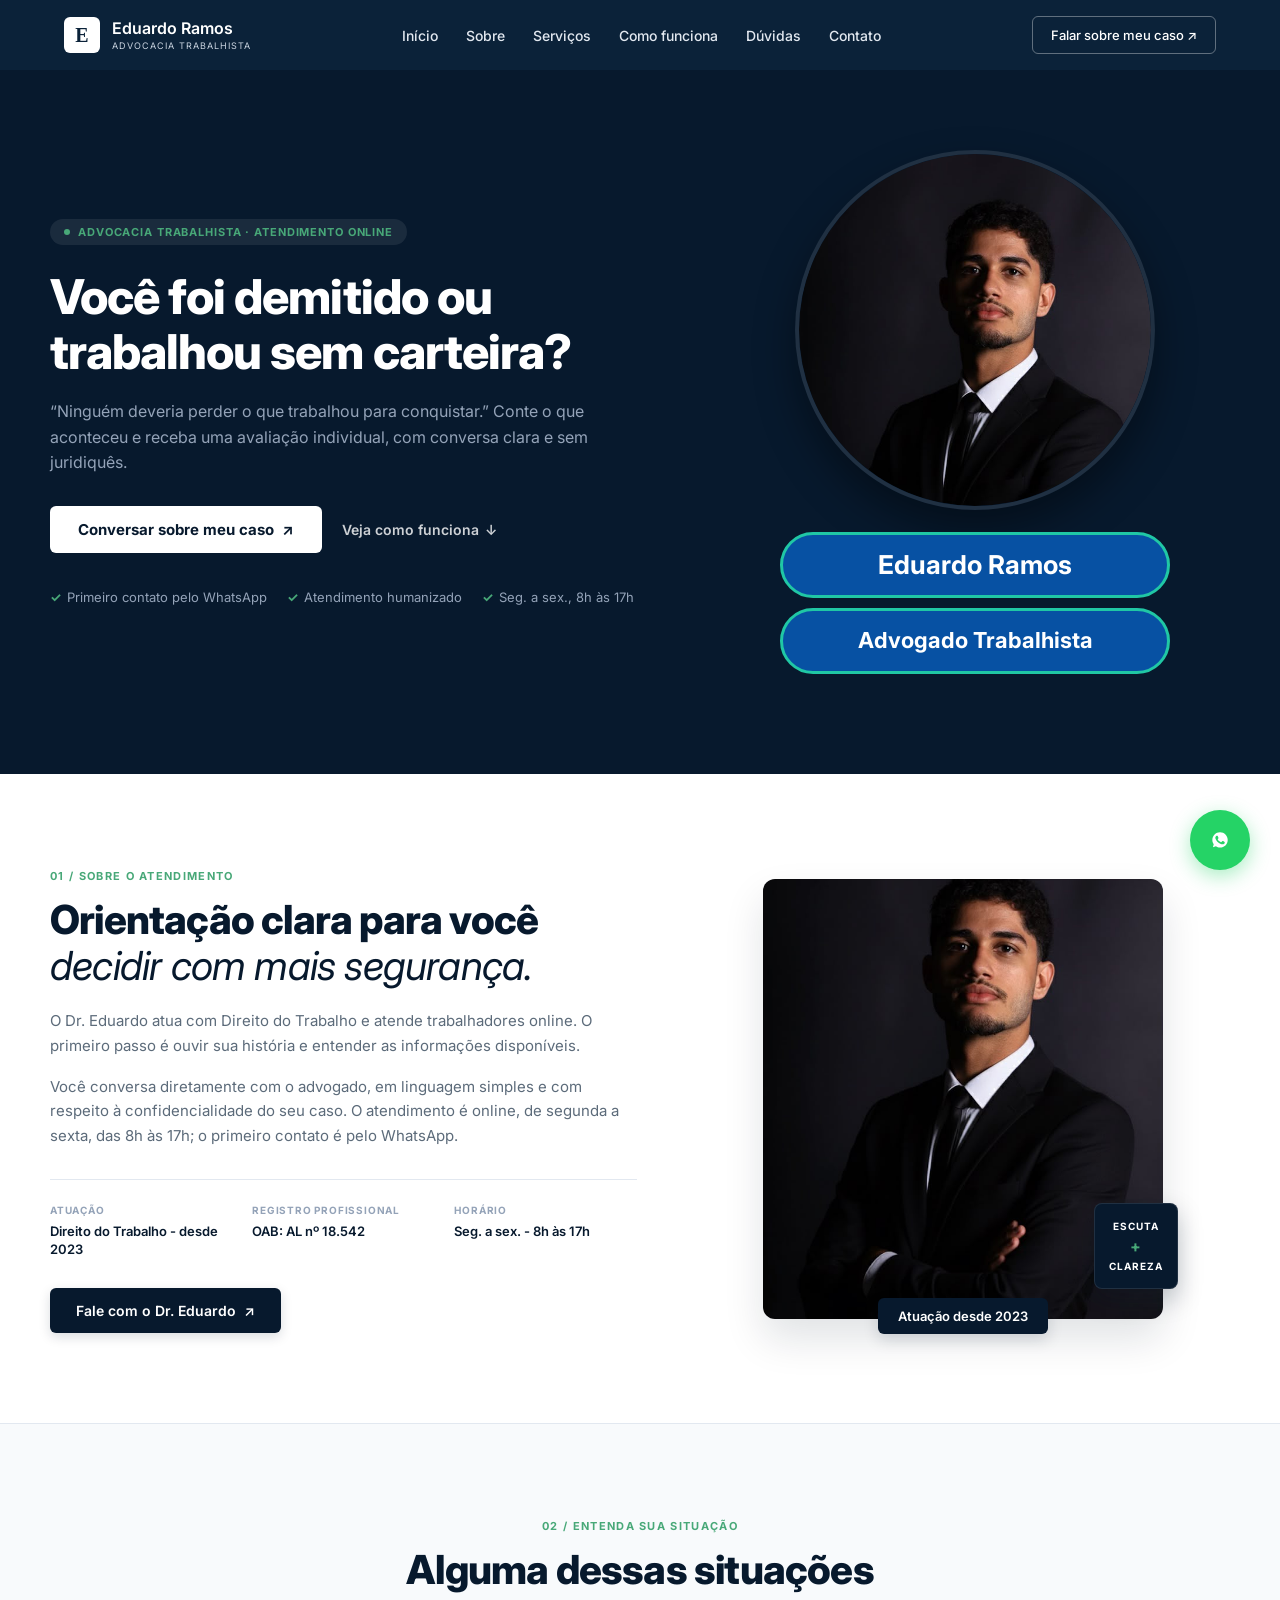
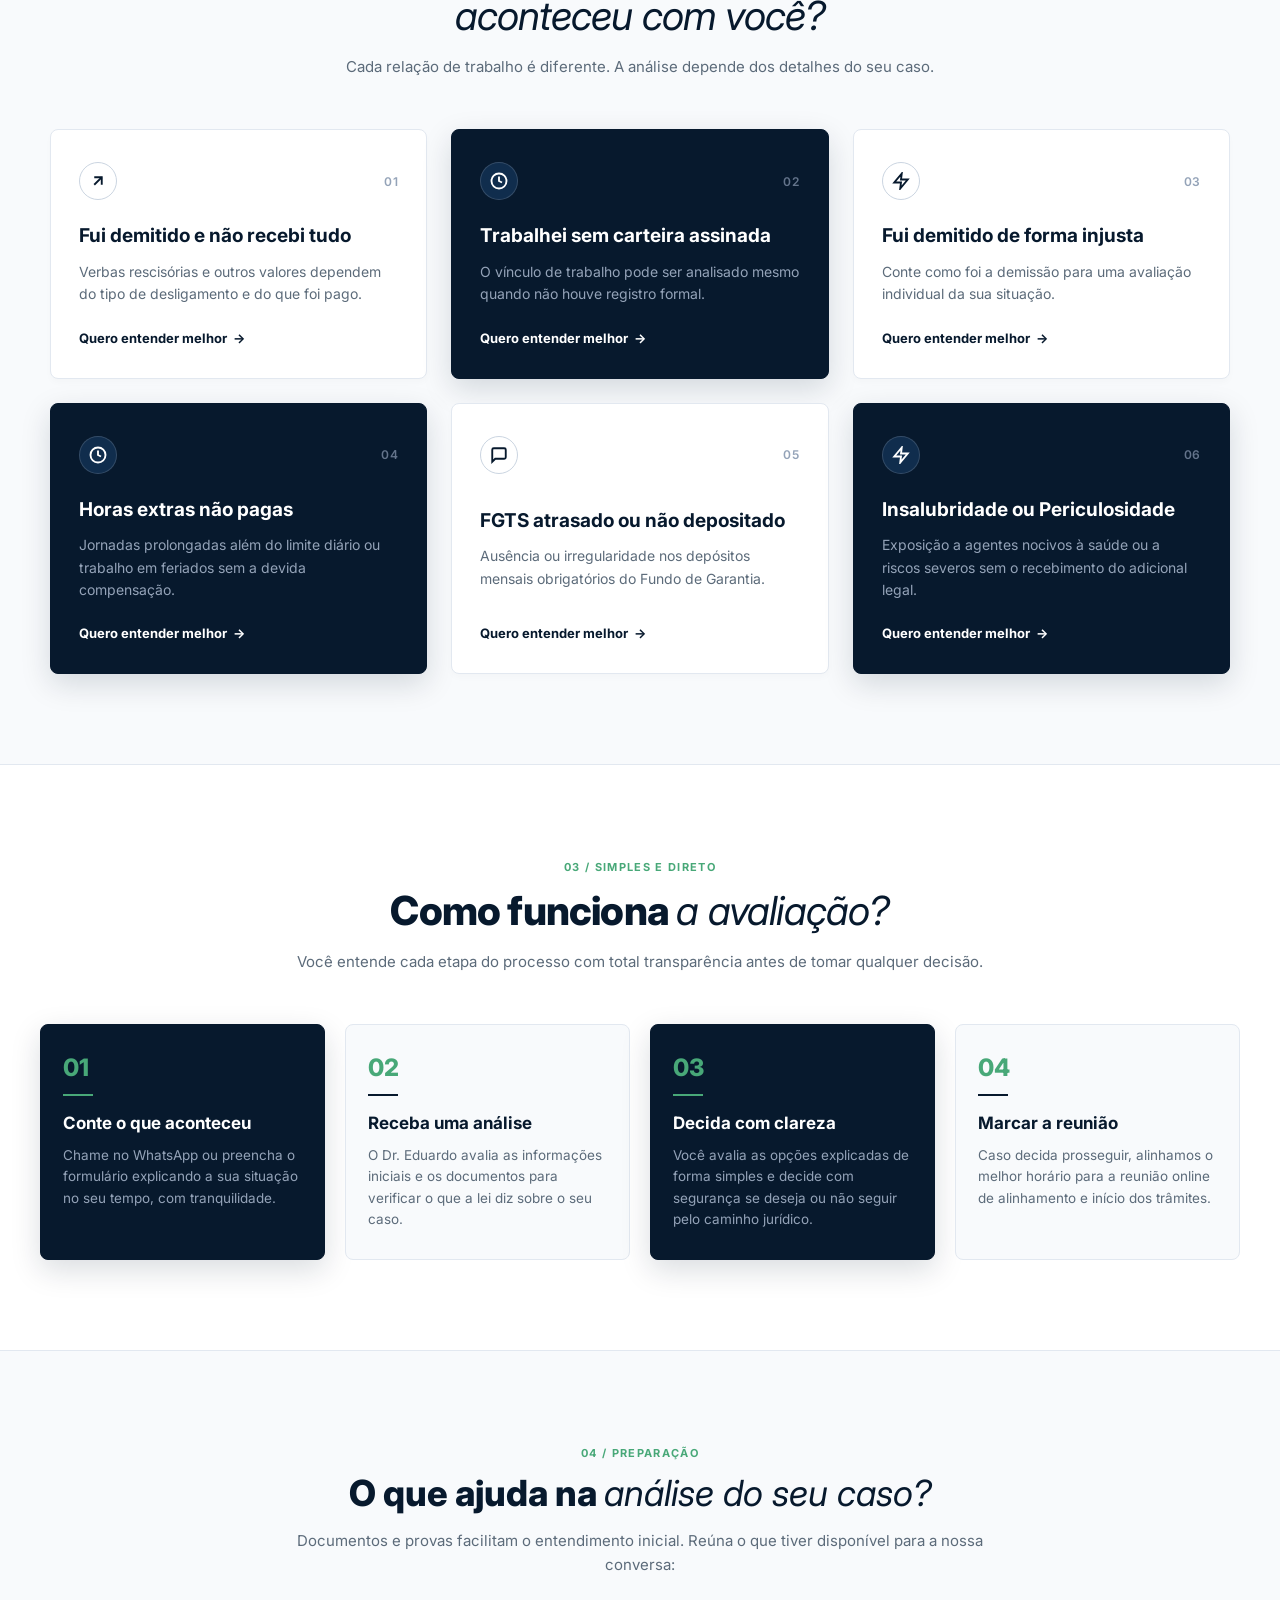
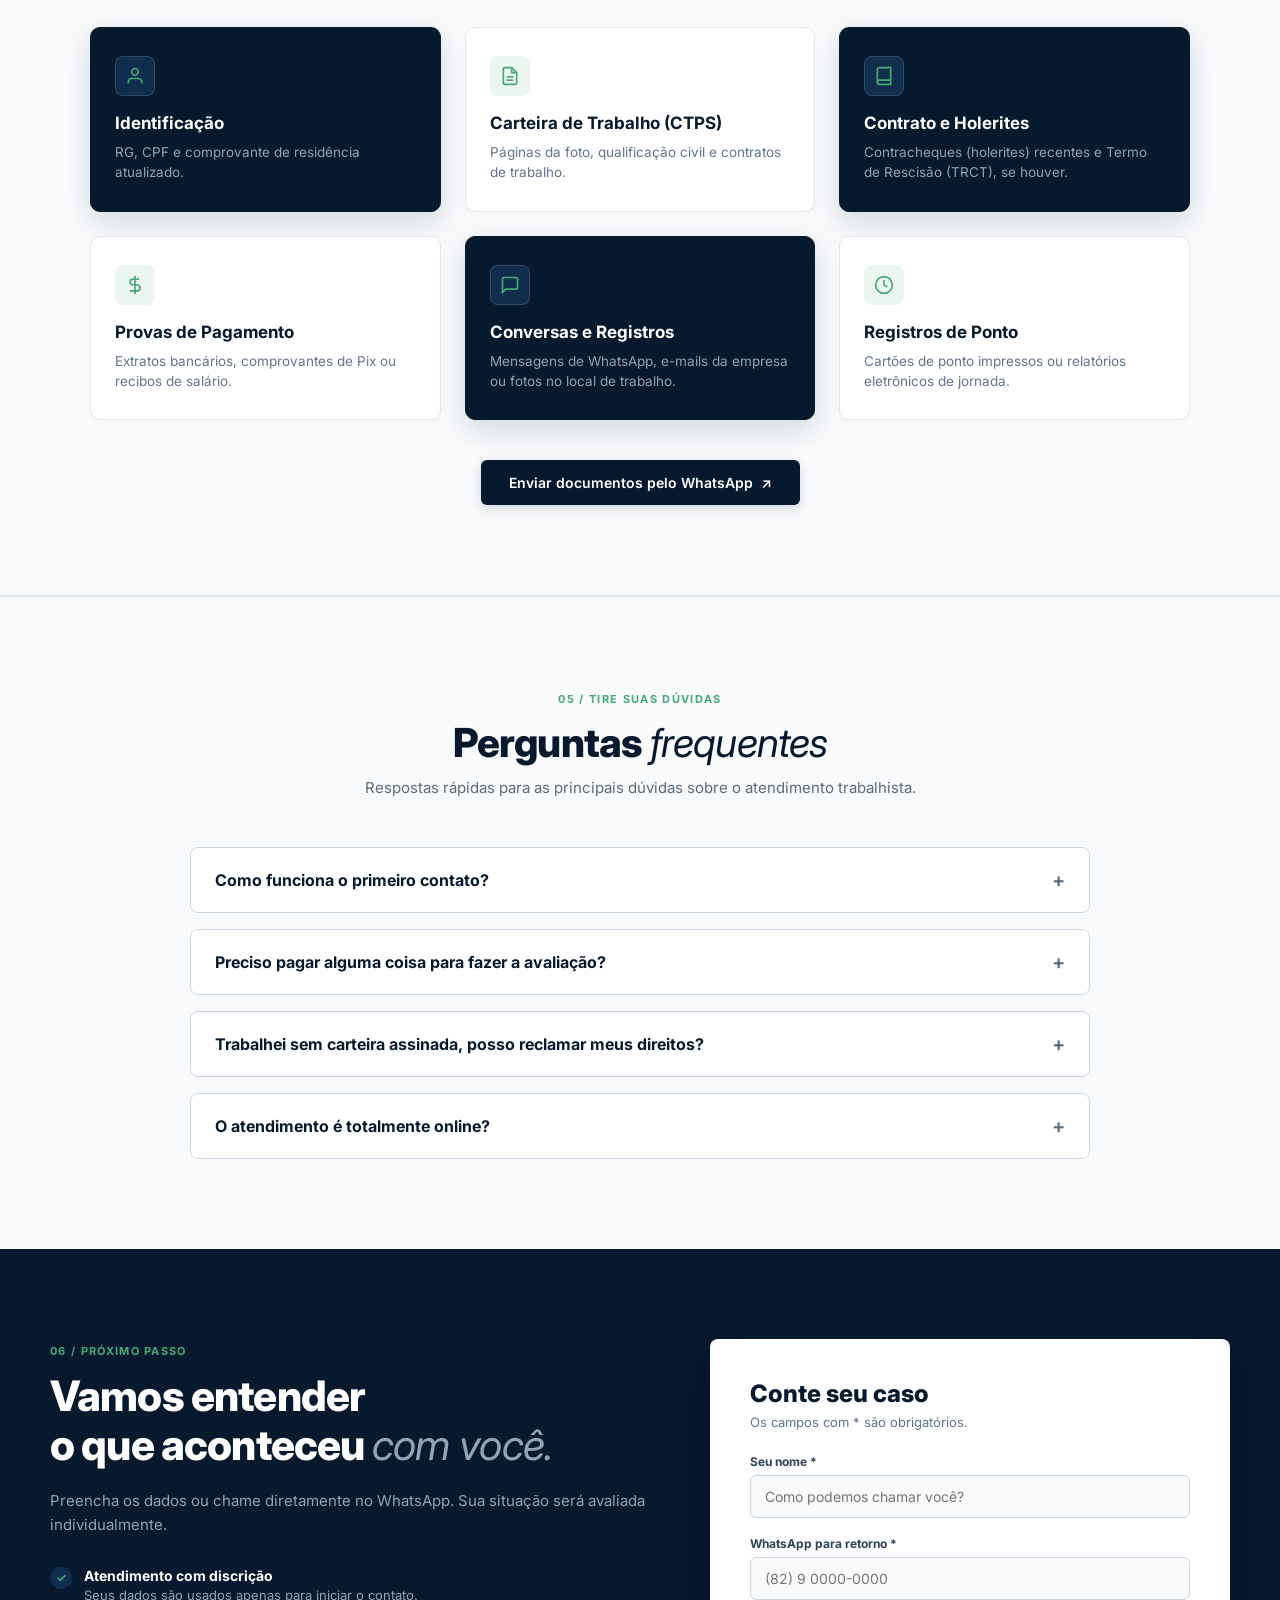
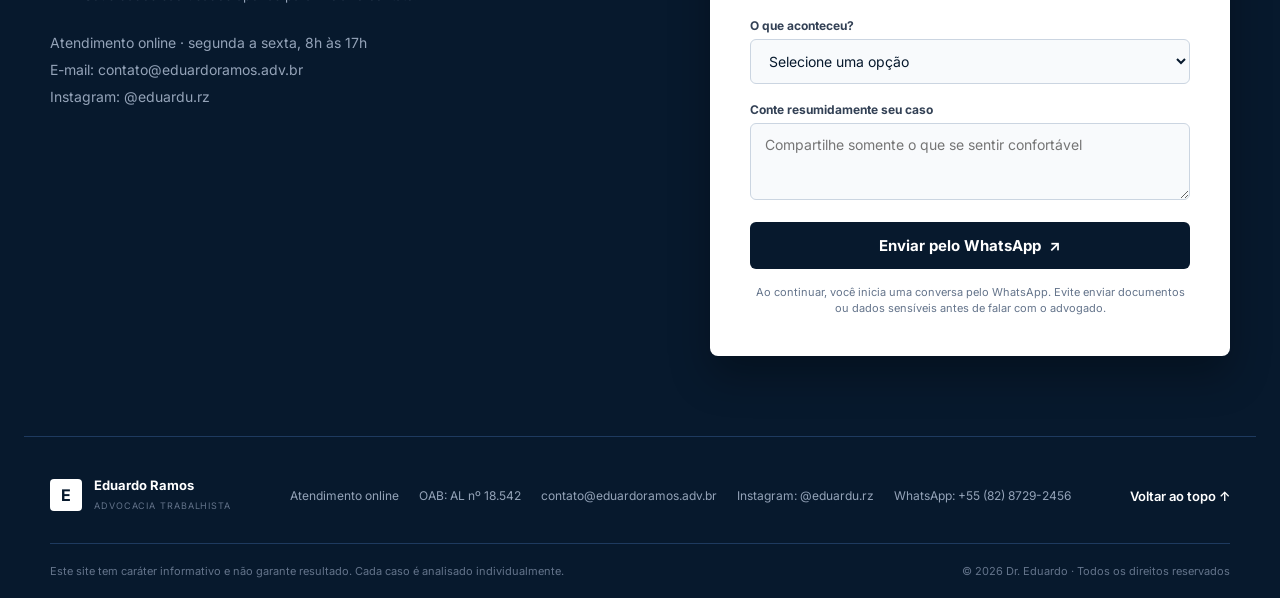
<file: index.html>
<!DOCTYPE html>
<html lang="pt-BR">
<head>
    <meta charset="UTF-8">
    <meta name="viewport" content="width=device-width, initial-scale=1.0">
    <title>Dr. Eduardo Ramos - Advocacia Trabalhista</title>

    <!-- SEO e compartilhamento -->
    <meta name="description" content="Advocacia trabalhista com atendimento online. Conte o que aconteceu e receba uma avaliação individual do seu caso, com conversa clara e sem juridiquês.">
    <meta property="og:type" content="website">
    <meta property="og:title" content="Dr. Eduardo Ramos - Advocacia Trabalhista">
    <meta property="og:description" content="Atendimento online para trabalhadores. Primeiro contato pelo WhatsApp.">
    <meta property="og:locale" content="pt_BR">

    <!-- Fonte Inter -->
    <link rel="preconnect" href="https://fonts.googleapis.com">
    <link rel="preconnect" href="https://fonts.gstatic.com" crossorigin>
    <link href="https://fonts.googleapis.com/css2?family=Inter:ital,wght@0,300;0,400;0,500;0,600;0,700;0,800;1,400&display=swap" rel="stylesheet">

    <!-- CSS Global e das Seções -->
    <link rel="stylesheet" href="./css/global.css">
    <link rel="stylesheet" href="./css/header.css">
    <link rel="stylesheet" href="./css/hero.css">
    <link rel="stylesheet" href="./css/sobre.css">
    <link rel="stylesheet" href="./css/servicos.css">
    <link rel="stylesheet" href="./css/como-funciona.css">
    <link rel="stylesheet" href="./css/documentos.css">
    <link rel="stylesheet" href="./css/duvidas.css">
    <link rel="stylesheet" href="./css/contato.css">
</head>
<body>

    <!-- ========================================== -->
    <!-- 1. CABEÇALHO -->
    <!-- ========================================== -->
    <header id="header">
        <div class="header-container">
            <!-- Logo -->
            <a href="#hero" class="logo">
                <span class="logo-icone">E</span>
                <div class="logo-texto">
                    <strong>Eduardo Ramos</strong>
                    <span>ADVOCACIA TRABALHISTA</span>
                </div>
            </a>

            <!-- Menu de Navegação -->
            <nav class="nav-menu" id="menu-principal" aria-label="Menu principal">
                <a href="#hero">Início</a>
                <a href="#sobre">Sobre</a>
                <a href="#servicos">Serviços</a>
                <a href="#como-funciona">Como funciona</a>
                <a href="#duvidas">Dúvidas</a>
                <a href="#contato">Contato</a>
            </nav>

            <!-- Botão CTA com Mensagem Automática -->
            <a href="https://wa.me/558287292456?text=Ol%C3%A1%2C%20vim%20pelo%20site%20e%20gostaria%20de%20conversar%20sobre%20meu%20caso." target="_blank" rel="noopener noreferrer" class="btn-header">Falar sobre meu caso &#8599;</a>

            <!-- Botão do menu (aparece só em telas menores) -->
            <button type="button" class="menu-toggle" aria-label="Abrir menu" aria-expanded="false" aria-controls="menu-principal">
                <span></span><span></span><span></span>
            </button>
        </div>
    </header>
    
    <main>
        <!-- ========================================== -->
        <!-- 2. INÍCIO / HERO -->
        <!-- ========================================== -->
        <section id="hero" class="hero">
            <div class="hero-container">
              
              <!-- Lado Esquerdo: Textos e Botões -->
              <div class="hero-left">
                <div class="hero-badge">
                  <span class="badge-dot"></span>
                  <span>ADVOCACIA TRABALHISTA · ATENDIMENTO ONLINE</span>
                </div>

                <h1 class="hero-title">
                  Você foi demitido ou trabalhou sem carteira?
                </h1>

                <p class="hero-description">
                  “Ninguém deveria perder o que trabalhou para conquistar.” Conte o que aconteceu e receba uma avaliação individual, com conversa clara e sem juridiquês.
                </p>

                <div class="hero-cta-group">
                  <a href="https://wa.me/558287292456?text=Ol%C3%A1%2C%20vim%20pelo%20site%20e%20gostaria%20de%20conversar%20sobre%20meu%20caso." target="_blank" rel="noopener noreferrer" class="btn-dark">
                    Conversar sobre meu caso <span>↗</span>
                  </a>
                  <a href="#como-funciona" class="btn-link">
                    Veja como funciona <span>↓</span>
                  </a>
                </div>

                <ul class="hero-trust-list">
                  <li><span class="check-icon">✓</span> Primeiro contato pelo WhatsApp</li>
                  <li><span class="check-icon">✓</span> Atendimento humanizado</li>
                  <li><span class="check-icon">✓</span> Seg. a sex., 8h às 17h</li>
                </ul>
              </div>

              <!-- Lado Direito: Apenas a Foto Limpa e Circular -->
              <div class="hero-right">
                <div class="hero-profile">
                  <div class="hero-image-wrapper">
                    <img src="./assets/Eduardo-Ramos.jpg" alt="Dr. Eduardo Ramos - Advocacia Trabalhista" class="hero-clean-photo">
                  </div>
                  <div class="hero-identification" aria-label="Identificação profissional">
                    <span class="hero-identification-name">Eduardo Ramos</span>
                    <span class="hero-identification-role">Advogado Trabalhista</span>
                  </div>
                </div>
              </div>

            </div>
        </section>


        <!-- ========================================== -->
        <!-- 3. SOBRE -->
        <!-- ========================================== -->
        <section id="sobre" class="about-section">
            <div class="about-container">
                
                <!-- Coluna de Textos, Atuação e Botão -->
                <div class="about-right">
                    <div class="about-header-texts">
                        <span class="about-subtitle">01 / SOBRE O ATENDIMENTO</span>
                        
                        <h2 class="about-title">
                            Orientação clara para você <br>
                            <em>decidir com mais segurança.</em>
                        </h2>

                        <p class="about-text">
                            O Dr. Eduardo atua com Direito do Trabalho e atende trabalhadores online. O primeiro passo é ouvir sua história e entender as informações disponíveis.
                        </p>

                        <p class="about-text">
                            Você conversa diretamente com o advogado, em linguagem simples e com respeito à confidencialidade do seu caso. O atendimento é online, de segunda a sexta, das 8h às 17h; o primeiro contato é pelo WhatsApp.
                        </p>
                    </div>

                    <!-- Grid de Informações Inferiores -->
                    <div class="about-info-grid">
                        <div class="info-item">
                            <span class="info-label">ATUAÇÃO</span>
                            <span class="info-value">Direito do Trabalho - desde 2023</span>
                        </div>
                        <div class="info-item">
                            <span class="info-label">REGISTRO PROFISSIONAL</span>
                            <span class="info-value">OAB: AL nº 18.542</span>
                        </div>
                        <div class="info-item">
                            <span class="info-label">HORÁRIO</span>
                            <span class="info-value">Seg. a sex. - 8h às 17h</span>
                        </div>
                    </div>

                    <!-- Botão de Ação Destacado -->
                    <div class="about-action">
                        <a href="https://wa.me/558287292456?text=Ol%C3%A1%2C%20vim%20pelo%20site%20e%20gostaria%20de%20conversar%20sobre%20meu%20caso." target="_blank" rel="noopener noreferrer" class="btn-about">
                            Fale com o Dr. Eduardo <span>↗</span>
                        </a>
                    </div>
                </div>

                <!-- Coluna da Foto -->
                <div class="about-left">
                    <div class="about-image-wrapper">
                        <img src="./assets/Eduardo-Ramos.jpg" alt="Dr. Eduardo Ramos" class="about-photo" loading="lazy">
                        
                        <div class="about-badge-tag">Atuação desde 2023</div>

                        <div class="about-badge-card">
                            <span>ESCUTA</span>
                            <strong>+</strong>
                            <span>CLAREZA</span>
                        </div>
                    </div>
                </div>

            </div>
        </section>

        <!-- ========================================== -->
        <!-- 4. SERVIÇOS - 6 Cenários com Link em Linha Elegante -->
        <!-- ========================================== -->
        <section id="servicos" class="services-section">
            <div class="services-container">
                
                <!-- Cabeçalho da Seção -->
                <div class="services-header">
                    <span class="services-subtitle">02 / ENTENDA SUA SITUAÇÃO</span>
                    <h2 class="services-title">
                        Alguma dessas situações <br>
                        <em>aconteceu com você?</em>
                    </h2>
                    <p class="services-description">
                        Cada relação de trabalho é diferente. A análise depende dos detalhes do seu caso.
                    </p>
                </div>

                <!-- Grid de Cards (Alternando Branco e Azul Escuro) -->
                <div class="services-grid">
                    
                    <!-- Card 1 (Branco) -->
                    <div class="service-card">
                        <div class="card-top">
                            <div class="card-icon">
                                <svg width="18" height="18" viewBox="0 0 24 24" fill="none" stroke="currentColor" stroke-width="2.5"><line x1="7" y1="17" x2="17" y2="7"></line><polyline points="7 7 17 7 17 17"></polyline></svg>
                            </div>
                            <span class="card-number">01</span>
                        </div>
                        <div class="card-content">
                            <h3>Fui demitido e não recebi tudo</h3>
                            <p>Verbas rescisórias e outros valores dependem do tipo de desligamento e do que foi pago.</p>
                        </div>
                        <a href="https://wa.me/558287292456?text=Ol%C3%A1%2C%20fui%20demitido%20e%20n%C3%A3o%20recebi%20tudo%20e%20quero%20entender%20melhor." target="_blank" rel="noopener noreferrer" class="card-link">Quero entender melhor <span>→</span></a>
                    </div>

                    <!-- Card 2 (Azul Escuro) -->
                    <div class="service-card card-dark">
                        <div class="card-top">
                            <div class="card-icon light-icon">
                                <svg width="18" height="18" viewBox="0 0 24 24" fill="none" stroke="currentColor" stroke-width="2.5"><circle cx="12" cy="12" r="10"></circle><polyline points="12 6 12 12 16 14"></polyline></svg>
                            </div>
                            <span class="card-number light-num">02</span>
                        </div>
                        <div class="card-content">
                            <h3>Trabalhei sem carteira assinada</h3>
                            <p>O vínculo de trabalho pode ser analisado mesmo quando não houve registro formal.</p>
                        </div>
                        <a href="https://wa.me/558287292456?text=Ol%C3%A1%2C%20trabalhei%20sem%20carteira%20assinada%20e%20quero%20entender%20melhor." target="_blank" rel="noopener noreferrer" class="card-link light-link">Quero entender melhor <span>→</span></a>
                    </div>

                    <!-- Card 3 (Branco) -->
                    <div class="service-card">
                        <div class="card-top">
                            <div class="card-icon">
                                <svg width="18" height="18" viewBox="0 0 24 24" fill="none" stroke="currentColor" stroke-width="2.5"><path d="M13 2L3 14h9l-1 8 10-12h-9l1-8z"></path></svg>
                            </div>
                            <span class="card-number">03</span>
                        </div>
                        <div class="card-content">
                            <h3>Fui demitido de forma injusta</h3>
                            <p>Conte como foi a demissão para uma avaliação individual da sua situação.</p>
                        </div>
                        <a href="https://wa.me/558287292456?text=Ol%C3%A1%2C%20fui%20demitido%20de%20forma%20injusta%20e%20quero%20entender%20melhor." target="_blank" rel="noopener noreferrer" class="card-link">Quero entender melhor <span>→</span></a>
                    </div>

                    <!-- Card 4 (Azul Escuro) -->
                    <div class="service-card card-dark">
                        <div class="card-top">
                            <div class="card-icon light-icon">
                                <svg width="18" height="18" viewBox="0 0 24 24" fill="none" stroke="currentColor" stroke-width="2.5"><circle cx="12" cy="12" r="10"></circle><polyline points="12 6 12 12 16 14"></polyline></svg>
                            </div>
                            <span class="card-number light-num">04</span>
                        </div>
                        <div class="card-content">
                            <h3>Horas extras não pagas</h3>
                            <p>Jornadas prolongadas além do limite diário ou trabalho em feriados sem a devida compensação.</p>
                        </div>
                        <a href="https://wa.me/558287292456?text=Ol%C3%A1%2C%20trabalhei%20horas%20extras%20e%20n%C3%A3o%20recebi%20corretamente." target="_blank" rel="noopener noreferrer" class="card-link light-link">Quero entender melhor <span>→</span></a>
                    </div>

                    <!-- Card 5 (Branco) -->
                    <div class="service-card">
                        <div class="card-top">
                            <div class="card-icon">
                                <svg width="18" height="18" viewBox="0 0 24 24" fill="none" stroke="currentColor" stroke-width="2.5"><path d="M21 15a2 2 0 0 1-2 2H7l-4 4V5a2 2 0 0 1 2-2h14a2 2 0 0 1 2 2z"></path></svg>
                            </div>
                            <span class="card-number">05</span>
                        </div>
                        <div class="card-content">
                            <h3>FGTS atrasado ou não depositado</h3>
                            <p>Ausência ou irregularidade nos depósitos mensais obrigatórios do Fundo de Garantia.</p>
                        </div>
                        <a href="https://wa.me/558287292456?text=Ol%C3%A1%2C%20meu%20FGTS%20est%C3%A1%20atrasado%20ou%20n%C3%A3o%20depositado." target="_blank" rel="noopener noreferrer" class="card-link">Quero entender melhor <span>→</span></a>
                    </div>

                    <!-- Card 6 (Azul Escuro) -->
                    <div class="service-card card-dark">
                        <div class="card-top">
                            <div class="card-icon light-icon">
                                <svg width="18" height="18" viewBox="0 0 24 24" fill="none" stroke="currentColor" stroke-width="2.5"><path d="M13 2L3 14h9l-1 8 10-12h-9l1-8z"></path></svg>
                            </div>
                            <span class="card-number light-num">06</span>
                        </div>
                        <div class="card-content">
                            <h3>Insalubridade ou Periculosidade</h3>
                            <p>Exposição a agentes nocivos à saúde ou a riscos severos sem o recebimento do adicional legal.</p>
                        </div>
                        <a href="https://wa.me/558287292456?text=Ol%C3%A1%2C%20trabalho%20em%20condi%C3%A7%C3%B5es%20de%20risco%20ou%20insalubridade." target="_blank" rel="noopener noreferrer" class="card-link light-link">Quero entender melhor <span>→</span></a>
                    </div>

                </div>
            </div>
        </section>

        <!-- ========================================== -->
        <!-- 5. COMO FUNCIONA - 4 Passos Alternados -->
        <!-- ========================================== -->
        <section id="como-funciona" class="steps-section">
            <div class="steps-container">
                
                <!-- Cabeçalho da Seção -->
                <div class="steps-header">
                    <span class="steps-subtitle">03 / SIMPLES E DIRETO</span>
                    <h2 class="steps-title">
                        Como funciona <em>a avaliação?</em>
                    </h2>
                    <p class="steps-description">
                        Você entende cada etapa do processo com total transparência antes de tomar qualquer decisão.
                    </p>
                </div>

                <!-- Grid dos 4 Passos (Alternando Azul Escuro e Branco) -->
                <div class="steps-grid four-steps">
                    
                    <!-- Passo 01 (Azul Escuro) -->
                    <div class="step-card step-dark">
                        <div class="step-number light-num">01</div>
                        <div class="step-line light-line"></div>
                        <h3 class="step-heading light-heading">Conte o que aconteceu</h3>
                        <p class="step-text light-text">
                            Chame no WhatsApp ou preencha o formulário explicando a sua situação no seu tempo, com tranquilidade.
                        </p>
                    </div>

                    <!-- Passo 02 (Branco) -->
                    <div class="step-card">
                        <div class="step-number">02</div>
                        <div class="step-line"></div>
                        <h3 class="step-heading">Receba uma análise</h3>
                        <p class="step-text">
                            O Dr. Eduardo avalia as informações iniciais e os documentos para verificar o que a lei diz sobre o seu caso.
                        </p>
                    </div>

                    <!-- Passo 03 (Azul Escuro) -->
                    <div class="step-card step-dark">
                        <div class="step-number light-num">03</div>
                        <div class="step-line light-line"></div>
                        <h3 class="step-heading light-heading">Decida com clareza</h3>
                        <p class="step-text light-text">
                            Você avalia as opções explicadas de forma simples e decide com segurança se deseja ou não seguir pelo caminho jurídico.
                        </p>
                    </div>

                    <!-- Passo 04 (Branco) -->
                    <div class="step-card">
                        <div class="step-number">04</div>
                        <div class="step-line"></div>
                        <h3 class="step-heading">Marcar a reunião</h3>
                        <p class="step-text">
                            Caso decida prosseguir, alinhamos o melhor horário para a reunião online de alinhamento e início dos trâmites.
                        </p>
                    </div>

                </div>
            </div>
        </section>

        <!-- ========================================== -->
        <!-- O QUE AJUDA NA ANÁLISE DO SEU CASO (CHECKLIST) - Cores Alternadas -->
        <!-- ========================================== -->
        <section id="documentos" class="docs-section">
            <div class="docs-container">
                
                <!-- Cabeçalho da Seção -->
                <div class="docs-header">
                    <span class="docs-subtitle">04 / PREPARAÇÃO</span>
                    <h2 class="docs-title">
                        O que ajuda na <em>análise do seu caso?</em>
                    </h2>
                    <p class="docs-description">
                        Documentos e provas facilitam o entendimento inicial. Reúna o que tiver disponível para a nossa conversa:
                    </p>
                </div>

                <!-- Grid de Cards do Checklist (Alternando Azul Escuro e Branco) -->
                <div class="docs-grid">
                    
                    <!-- Card 1 (Azul Escuro) -->
                    <div class="doc-card doc-card-dark">
                        <div class="doc-icon light-icon">
                            <svg width="20" height="20" viewBox="0 0 24 24" fill="none" stroke="currentColor" stroke-width="2"><path d="M20 21v-2a4 4 0 0 0-4-4H8a4 4 0 0 0-4 4v2"></path><circle cx="12" cy="7" r="4"></circle></svg>
                        </div>
                        <h3 class="light-title">Identificação</h3>
                        <p class="light-text">RG, CPF e comprovante de residência atualizado.</p>
                    </div>

                    <!-- Card 2 (Branco) -->
                    <div class="doc-card">
                        <div class="doc-icon">
                            <svg width="20" height="20" viewBox="0 0 24 24" fill="none" stroke="currentColor" stroke-width="2"><path d="M14 2H6a2 2 0 0 0-2 2v16a2 2 0 0 0 2 2h12a2 2 0 0 0 2-2V8z"></path><polyline points="14 2 14 8 20 8"></polyline><line x1="16" y1="13" x2="8" y2="13"></line><line x1="16" y1="17" x2="8" y2="17"></line></svg>
                        </div>
                        <h3>Carteira de Trabalho (CTPS)</h3>
                        <p>Páginas da foto, qualificação civil e contratos de trabalho.</p>
                    </div>

                    <!-- Card 3 (Azul Escuro) -->
                    <div class="doc-card doc-card-dark">
                        <div class="doc-icon light-icon">
                            <svg width="20" height="20" viewBox="0 0 24 24" fill="none" stroke="currentColor" stroke-width="2"><path d="M4 19.5A2.5 2.5 0 0 1 6.5 17H20"></path><path d="M6.5 2H20v20H6.5A2.5 2.5 0 0 1 4 19.5v-15A2.5 2.5 0 0 1 6.5 2z"></path></svg>
                        </div>
                        <h3 class="light-title">Contrato e Holerites</h3>
                        <p class="light-text">Contracheques (holerites) recentes e Termo de Rescisão (TRCT), se houver.</p>
                    </div>

                    <!-- Card 4 (Branco) -->
                    <div class="doc-card">
                        <div class="doc-icon">
                            <svg width="20" height="20" viewBox="0 0 24 24" fill="none" stroke="currentColor" stroke-width="2"><line x1="12" y1="1" x2="12" y2="23"></line><path d="M17 5H9.5a3.5 3.5 0 0 0 0 7h5a3.5 3.5 0 0 1 0 7H6"></path></svg>
                        </div>
                        <h3>Provas de Pagamento</h3>
                        <p>Extratos bancários, comprovantes de Pix ou recibos de salário.</p>
                    </div>

                    <!-- Card 5 (Azul Escuro) -->
                    <div class="doc-card doc-card-dark">
                        <div class="doc-icon light-icon">
                            <svg width="20" height="20" viewBox="0 0 24 24" fill="none" stroke="currentColor" stroke-width="2"><path d="M21 15a2 2 0 0 1-2 2H7l-4 4V5a2 2 0 0 1 2-2h14a2 2 0 0 1 2 2z"></path></svg>
                        </div>
                        <h3 class="light-title">Conversas e Registros</h3>
                        <p class="light-text">Mensagens de WhatsApp, e-mails da empresa ou fotos no local de trabalho.</p>
                    </div>

                    <!-- Card 6 (Branco) -->
                    <div class="doc-card">
                        <div class="doc-icon">
                            <svg width="20" height="20" viewBox="0 0 24 24" fill="none" stroke="currentColor" stroke-width="2"><circle cx="12" cy="12" r="10"></circle><polyline points="12 6 12 12 16 14"></polyline></svg>
                        </div>
                        <h3>Registros de Ponto</h3>
                        <p>Cartões de ponto impressos ou relatórios eletrônicos de jornada.</p>
                    </div>

                </div>

                <!-- Botão de Ação Direta -->
                <div class="docs-action">
                    <a href="https://wa.me/558287292456?text=Ol%C3%A1%2C%20tenho%20alguns%20documentos%20e%20gostaria%20de%20uma%20an%C3%A1lise%20do%20meu%20caso." target="_blank" rel="noopener noreferrer" class="btn-docs">
                        Enviar documentos pelo WhatsApp <span>↗</span>
                    </a>
                </div>

            </div>
        </section>

        <!-- ========================================== -->
        <!-- DÚVIDAS FREQUENTES (FAQ) -->
        <!-- ========================================== -->
        <section id="duvidas" class="faq-section">
            <div class="faq-container">
                
                <div class="faq-header">
                    <span class="faq-subtitle">05 / TIRE SUAS DÚVIDAS</span>
                    <h2 class="faq-title">
                        Perguntas <em>frequentes</em>
                    </h2>
                    <p class="faq-description">
                        Respostas rápidas para as principais dúvidas sobre o atendimento trabalhista.
                    </p>
                </div>

                <div class="faq-list">
                    
                    <!-- Pergunta 1 -->
                    <div class="faq-item">
                        <button type="button" class="faq-question" aria-expanded="false">
                            <span>Como funciona o primeiro contato?</span>
                            <span class="faq-icon">+</span>
                        </button>
                        <div class="faq-answer">
                            O primeiro contato é feito diretamente pelo WhatsApp de forma simples e segura. Você explica a sua situação no seu tempo e o Dr. Eduardo avalia as informações iniciais de forma individualizada.
                        </div>
                    </div>

                    <!-- Pergunta 2 -->
                    <div class="faq-item">
                        <button type="button" class="faq-question" aria-expanded="false">
                            <span>Preciso pagar alguma coisa para fazer a avaliação?</span>
                            <span class="faq-icon">+</span>
                        </button>
                        <div class="faq-answer">
                            Não. A conversa inicial serve justamente para entender o seu caso e analisar se existe um caminho jurídico viável, sem compromisso financeiro antecipado.
                        </div>
                    </div>

                    <!-- Pergunta 3 -->
                    <div class="faq-item">
                        <button type="button" class="faq-question" aria-expanded="false">
                            <span>Trabalhei sem carteira assinada, posso reclamar meus direitos?</span>
                            <span class="faq-icon">+</span>
                        </button>
                        <div class="faq-answer">
                            Sim. Mesmo sem o registro formal na carteira (CLT), a legislação brasileira protege o trabalhador caso haja comprovação do vínculo empregatício. Cada caso é analisado com base nas provas disponíveis.
                        </div>
                    </div>

                    <!-- Pergunta 4 -->
                    <div class="faq-item">
                        <button type="button" class="faq-question" aria-expanded="false">
                            <span>O atendimento é totalmente online?</span>
                            <span class="faq-icon">+</span>
                        </button>
                        <div class="faq-answer">
                            Sim, o atendimento é digital e humanizado de segunda a sexta, das 8h às 17h, permitindo que você receba orientação jurídica com total comodidade e discrição.
                        </div>
                    </div>

                </div>
            </div>
        </section>


        <!-- ========================================== -->
        <!-- 6. CONTATO E RODAPÉ -->
        <!-- ========================================== -->
        <section id="contato" class="contact-section">
            <div class="contact-container">
                
                <!-- Lado Esquerdo: Textos e Informações de Contato -->
                <div class="contact-info-side">
                    <span class="contact-subtitle">06 / PRÓXIMO PASSO</span>
                    <h2 class="contact-title">
                        Vamos entender <br>
                        o que aconteceu <em>com você.</em>
                    </h2>
                    <p class="contact-description">
                        Preencha os dados ou chame diretamente no WhatsApp. Sua situação será avaliada individualmente.
                    </p>

                    <div class="contact-features">
                        <div class="c-feature-item">
                            <div class="c-check-icon">✓</div>
                            <div>
                                <strong>Atendimento com discrição</strong>
                                <span>Seus dados são usados apenas para iniciar o contato.</span>
                            </div>
                        </div>
                    </div>

                    <ul class="contact-meta-list">
                        <li><span>Atendimento online · segunda a sexta, 8h às 17h</span></li>
                        <li><span>E-mail: contato@eduardoramos.adv.br</span></li>
                        <li><span>Instagram: @eduardu.rz</span></li>
                    </ul>
                </div>

                <!-- Lado Direito: Card de Formulário -->
                <div class="contact-form-side">
                    <div class="contact-card">
                        <h3>Conte seu caso</h3>
                        <p class="form-subnote">Os campos com * são obrigatórios.</p>

                        <form class="form-wrapper" id="whatsappForm">
                            <div class="form-group">
                                <label for="nome">Seu nome *</label>
                                <input type="text" id="nome" placeholder="Como podemos chamar você?" required>
                            </div>

                            <div class="form-group">
                                <label for="whatsapp">WhatsApp para retorno *</label>
                                <input type="tel" id="whatsapp" placeholder="(82) 9 0000-0000" inputmode="tel" autocomplete="tel" required>
                            </div>

                            <div class="form-group">
                                <label for="situacao">O que aconteceu?</label>
                                <select id="situacao">
                                    <option value="" disabled selected>Selecione uma opção</option>
                                    <option value="Fui demitido e não recebi tudo">Fui demitido e não recebi tudo</option>
                                    <option value="Trabalhei sem carteira assinada">Trabalhei sem carteira assinada</option>
                                    <option value="Fui demitido de forma injusta">Fui demitido de forma injusta</option>
                                    <option value="Horas extras não pagas">Horas extras não pagas</option>
                                    <option value="FGTS atrasado ou não depositado">FGTS atrasado ou não depositado</option>
                                    <option value="Insalubridade ou Periculosidade">Insalubridade ou Periculosidade</option>
                                    <option value="Outra situação trabalhista">Outra situação trabalhista</option>
                                </select>
                            </div>

                            <div class="form-group">
                                <label for="mensagem">Conte resumidamente seu caso</label>
                                <textarea id="mensagem" rows="3" placeholder="Compartilhe somente o que se sentir confortável"></textarea>
                            </div>

                            <button type="submit" class="btn-submit">
                                Enviar pelo WhatsApp <span>↗</span>
                            </button>

                            <p class="form-disclaimer">
                                Ao continuar, você inicia uma conversa pelo WhatsApp. Evite enviar documentos ou dados sensíveis antes de falar com o advogado.
                            </p>
                        </form>
                    </div>
                </div>

            </div>

            <!-- Rodapé Integrado na Seção -->
            <footer class="site-footer">
                <div class="footer-container">
                    <div class="footer-brand">
                        <span class="footer-logo-icon">E</span>
                        <div class="footer-logo-text">
                            <strong>Eduardo Ramos</strong>
                            <span>ADVOCACIA TRABALHISTA</span>
                        </div>
                    </div>

                    <div class="footer-links-inline">
                        <span>Atendimento online</span>
                        <span>OAB: AL nº 18.542</span>
                        <span>contato@eduardoramos.adv.br</span>
                        <span>Instagram: @eduardu.rz</span>
                        <span>WhatsApp: +55 (82) 8729-2456</span>
                    </div>

                    <div class="footer-top-link">
                        <a href="#hero">Voltar ao topo ↑</a>
                    </div>
                </div>

                <div class="footer-bottom-bar">
                    <p>Este site tem caráter informativo e não garante resultado. Cada caso é analisado individualmente.</p>
                    <p>© 2026 Dr. Eduardo · Todos os direitos reservados</p>
                </div>
            </footer>
        </section>
    </main>

    <!-- Botão Flutuante do WhatsApp com Mensagem Automática -->
    <a href="https://wa.me/558287292456?text=Ol%C3%A1%2C%20vim%20pelo%20site%20e%20gostaria%20de%20conversar%20sobre%20meu%20caso." target="_blank" rel="noopener noreferrer" class="whatsapp-float" aria-label="Falar no WhatsApp">
        <svg width="32" height="32" viewBox="0 0 24 24" fill="currentColor">
            <path d="M12.031 6.172c-3.181 0-5.767 2.586-5.768 5.766-.001 1.298.38 2.27 1.019 3.287l-.582 2.128 2.182-.573c.978.58 1.911.928 3.145.929 3.178 0 5.767-2.587 5.768-5.766.001-3.187-2.575-5.77-5.764-5.771zm3.392 8.244c-.144.405-.837.774-1.17.824-.299.045-.677.063-1.092-.069-.252-.08-.575-.187-.988-.365-1.739-.751-2.874-2.502-2.961-2.617-.087-.116-.708-.94-.708-1.793s.448-1.273.607-1.446c.159-.173.346-.217.462-.217l.332.006c.106.005.249-.04.39.298.144.347.491 1.2.534 1.287.043.087.072.188.014.304-.058.116-.087.188-.173.289l-.26.304c-.087.086-.177.18-.076.354.101.174.449.741.964 1.201.662.591 1.221.774 1.394.86s.274.072.376-.043c.101-.116.433-.506.549-.68.116-.173.231-.145.39-.087s1.011.477 1.184.564.289.13.332.202c.045.072.045.419-.1.824z"/>
        </svg>
    </a>

    <!-- SCRIPTS DE INTERATIVIDADE -->
    <script>
        // Número do advogado em um só lugar (usado pelo formulário)
        const NUMERO_WHATSAPP = "558287292456";

        document.addEventListener("DOMContentLoaded", () => {
            // 0. Menu hambúrguer (celular e tablet)
            const menuToggle = document.querySelector('.menu-toggle');
            const navMenu = document.getElementById('menu-principal');

            if (menuToggle && navMenu) {
                const fecharMenu = () => {
                    navMenu.classList.remove('aberto');
                    menuToggle.setAttribute('aria-expanded', 'false');
                    menuToggle.setAttribute('aria-label', 'Abrir menu');
                };

                menuToggle.addEventListener('click', () => {
                    const abrir = !navMenu.classList.contains('aberto');
                    navMenu.classList.toggle('aberto', abrir);
                    menuToggle.setAttribute('aria-expanded', String(abrir));
                    menuToggle.setAttribute('aria-label', abrir ? 'Fechar menu' : 'Abrir menu');
                });

                // Fecha ao escolher um link ou apertar Esc
                navMenu.querySelectorAll('a').forEach(link => link.addEventListener('click', fecharMenu));
                document.addEventListener('keydown', (e) => { if (e.key === 'Escape') fecharMenu(); });
            }

            // 1. Lógica do Acordeão do FAQ
            const faqItems = document.querySelectorAll('.faq-item');

            faqItems.forEach(item => {
                const questionButton = item.querySelector('.faq-question');
                const icon = item.querySelector('.faq-icon');

                questionButton.addEventListener('click', () => {
                    const isOpen = item.classList.contains('active');

                    if (isOpen) {
                        item.classList.remove('active');
                        icon.textContent = '+';
                    } else {
                        item.classList.add('active');
                        icon.textContent = '×';
                    }

                    questionButton.setAttribute('aria-expanded', String(!isOpen));
                });
            });

            // 2. Lógica de Envio do Formulário para o WhatsApp
            const whatsappForm = document.getElementById('whatsappForm');
            if (whatsappForm) {
                whatsappForm.addEventListener('submit', function(event) {
                    event.preventDefault();

                    const nome = document.getElementById('nome').value.trim();
                    const campoWhatsapp = document.getElementById('whatsapp');
                    const whatsapp = campoWhatsapp.value.trim();
                    const situacaoSelect = document.getElementById('situacao');
                    const situacao = situacaoSelect.value ? situacaoSelect.value : "Não especificada";
                    const mensagem = document.getElementById('mensagem').value.trim();

                    // Validação simples: DDD + número (10 ou 11 dígitos)
                    const digitos = whatsapp.replace(/\D/g, '');
                    if (digitos.length < 10 || digitos.length > 13) {
                        campoWhatsapp.setCustomValidity('Digite um número válido com DDD.');
                        campoWhatsapp.reportValidity();
                        campoWhatsapp.addEventListener('input', () => campoWhatsapp.setCustomValidity(''), { once: true });
                        return;
                    }

                    const texto = `Olá, meu nome é *${nome}*.\nMeu WhatsApp: ${whatsapp}\n\n*Situação:* ${situacao}\n*Resumo do caso:* ${mensagem || "Nenhum detalhe adicional."}`;

                    const urlWhatsApp = `https://wa.me/${NUMERO_WHATSAPP}?text=${encodeURIComponent(texto)}`;

                    // Mais confiável no celular do que window.open (não é bloqueado como pop-up)
                    window.location.href = urlWhatsApp;
                });
            }
        });
    </script>

</body>
</html>
</file>
<file: css/global.css>
/* A fonte Inter agora é carregada pelo <link> no index.html (mais rápido que @import) */

:root {
    --font-primary: 'Inter', sans-serif;
}

* {
    margin: 0;
    padding: 0;
    box-sizing: border-box;
}

html {
    scroll-behavior: smooth;
    -webkit-text-size-adjust: 100%;
}

/* O header é sticky: compensa a altura dele ao navegar pelas âncoras */
section[id] {
    scroll-margin-top: 70px;
}

/* Botões e campos herdam a fonte Inter (por padrão usam a fonte do sistema) */
button,
input,
select,
textarea {
    font-family: inherit;
}

/* Foco visível para quem navega pelo teclado */
a:focus-visible,
button:focus-visible,
input:focus-visible,
select:focus-visible,
textarea:focus-visible {
    outline: 2px solid #48a878;
    outline-offset: 3px;
}

body {
    font-family: var(--font-primary);
    color: #07192d;
    background-color: #ffffff;
    -webkit-font-smoothing: antialiased;
}

/* ===== BOTÃO FLUTUANTE DO WHATSAPP ===== */
.whatsapp-float {
    position: fixed;
    bottom: 30px;
    right: 30px;
    background-color: #25d366;
    color: #ffffff;
    width: 60px;
    height: 60px;
    border-radius: 50%;
    display: flex;
    align-items: center;
    justify-content: center;
    box-shadow: 0 6px 20px rgba(37, 211, 102, 0.4);
    z-index: 1000;
    transition: all 0.3s cubic-bezier(0.175, 0.885, 0.32, 1.275);
}

.whatsapp-float:hover {
    transform: scale(1.1);
    box-shadow: 0 8px 25px rgba(37, 211, 102, 0.6);
    background-color: #22bf5b;
}

/* Efeito de pulso sutil para chamar atenção */
@keyframes pulse-whatsapp {
    0% {
        box-shadow: 0 0 0 0 rgba(37, 211, 102, 0.5);
    }
    70% {
        box-shadow: 0 0 0 15px rgba(37, 211, 102, 0);
    }
    100% {
        box-shadow: 0 0 0 0 rgba(37, 211, 102, 0);
    }
}

.whatsapp-float {
    animation: pulse-whatsapp 2s infinite;
}

/* Celular: botão do WhatsApp menor e sem cobrir o conteúdo */
@media (max-width: 600px) {
    .whatsapp-float {
        bottom: 16px;
        right: 16px;
        width: 54px;
        height: 54px;
    }
}

/* Respeita quem prefere menos animação */
@media (prefers-reduced-motion: reduce) {
    html {
        scroll-behavior: auto;
    }

    .whatsapp-float {
        animation: none;
    }

    * {
        transition-duration: 0.01ms !important;
    }
}
</file>
<file: css/header.css>
#header {
    background-color: #0b2239; /* Azul marinho escuro do Figma */
    width: 100%;
    padding: 16px 0;
    position: sticky;
    top: 0;
    z-index: 1000;
}

.header-container {
    max-width: 1200px;
    margin: 0 auto;
    padding: 0 24px;
    display: flex;
    justify-content: space-between;
    align-items: center;
}

/* Estilo da Logo */
.logo {
    display: flex;
    align-items: center;
    gap: 12px;
    text-decoration: none;
    color: #ffffff;
}

.logo-icone {
    background-color: #ffffff;
    color: #0b2239;
    font-family: Georgia, serif;
    font-weight: bold;
    font-size: 20px;
    width: 36px;
    height: 36px;
    border-radius: 6px;
    display: flex;
    align-items: center;
    justify-content: center;
}

.logo-texto {
    display: flex;
    flex-direction: column;
}

.logo-texto strong {
    font-size: 16px;
    font-weight: 600;
    line-height: 1.2;
}

.logo-texto span {
    font-size: 9px;
    letter-spacing: 1px;
    color: #cbd5e1;
    margin-top: 2px;
}

/* Links do Menu */
.nav-menu {
    display: flex;
    gap: 28px;
}

.nav-menu a {
    color: #e2e8f0;
    text-decoration: none;
    font-size: 14px;
    font-weight: 500;
    transition: color 0.2s;
}

.nav-menu a:hover {
    color: #ffffff;
}

/* Botão da Direita */
.btn-header {
    color: #ffffff;
    text-decoration: none;
    font-size: 13px;
    font-weight: 500;
    padding: 10px 18px;
    border: 1px solid rgba(255, 255, 255, 0.35);
    border-radius: 6px;
    transition: all 0.2s;
}

.btn-header:hover {
    background-color: rgba(255, 255, 255, 0.1);
    border-color: #ffffff;
}

/* Botão hambúrguer (só aparece em telas menores) */
.menu-toggle {
    display: none;
    width: 40px;
    height: 40px;
    background: none;
    border: 1px solid rgba(255, 255, 255, 0.35);
    border-radius: 6px;
    cursor: pointer;
    flex-direction: column;
    align-items: center;
    justify-content: center;
    gap: 4px;
    padding: 0;
}

.menu-toggle span {
    display: block;
    width: 18px;
    height: 2px;
    background-color: #ffffff;
    border-radius: 2px;
    transition: transform 0.2s ease, opacity 0.2s ease;
}

/* Vira um "X" quando o menu está aberto */
.menu-toggle[aria-expanded="true"] span:nth-child(1) {
    transform: translateY(6px) rotate(45deg);
}

.menu-toggle[aria-expanded="true"] span:nth-child(2) {
    opacity: 0;
}

.menu-toggle[aria-expanded="true"] span:nth-child(3) {
    transform: translateY(-6px) rotate(-45deg);
}

/* Tablets e celulares: menu vira uma lista que abre embaixo do header */
@media (max-width: 1024px) {
    .header-container {
        padding: 0 16px;
        gap: 12px;
    }

    .logo {
        margin-right: auto;
    }

    .menu-toggle {
        display: flex;
    }

    .nav-menu {
        display: none;
        position: absolute;
        top: 100%;
        left: 0;
        right: 0;
        flex-direction: column;
        gap: 0;
        background-color: #0b2239;
        border-top: 1px solid rgba(255, 255, 255, 0.1);
        box-shadow: 0 16px 24px rgba(0, 0, 0, 0.25);
        padding: 8px 16px 16px 16px;
    }

    .nav-menu.aberto {
        display: flex;
    }

    .nav-menu a {
        padding: 14px 4px;
        font-size: 16px;
        border-bottom: 1px solid rgba(255, 255, 255, 0.08);
    }

    .nav-menu a:last-child {
        border-bottom: none;
    }

    .btn-header {
        font-size: 12px;
        padding: 8px 12px;
    }
}

/* Celulares pequenos: sem espaço para o botão; o WhatsApp flutuante faz esse papel */
@media (max-width: 480px) {
    .btn-header {
        display: none;
    }

    .logo-texto span {
        display: none;
    }
}
</file>
<file: css/hero.css>
/* ===== SEÇÃO HERO ===== */
.hero {
    background-color: #07192d;
    color: #ffffff;
    padding: 80px 24px 100px 24px;
    font-family: var(--font-primary, 'Inter', sans-serif);
}

.hero-container {
    max-width: 1180px;
    margin: 0 auto;
    display: flex;
    align-items: center;
    justify-content: space-between;
    gap: 60px;
}

/* Lado Esquerdo */
.hero-left {
    flex: 1.2;
}

.hero-badge {
    display: inline-flex;
    align-items: center;
    gap: 8px;
    background-color: rgba(255, 255, 255, 0.08);
    padding: 6px 14px;
    border-radius: 50px;
    font-size: 11px;
    font-weight: 700;
    letter-spacing: 0.08em;
    color: #48a878;
    margin-bottom: 24px;
}

.badge-dot {
    width: 6px;
    height: 6px;
    background-color: #48a878;
    border-radius: 50%;
}

.hero-title {
    font-size: 48px;
    font-weight: 800;
    line-height: 1.15;
    color: #ffffff;
    margin: 0 0 20px 0;
    letter-spacing: -0.02em;
}

.hero-description {
    font-size: 16px;
    line-height: 1.6;
    color: #94a3b8;
    margin-bottom: 30px;
}

.hero-cta-group {
    display: flex;
    align-items: center;
    gap: 20px;
    margin-bottom: 36px;
}

.btn-dark {
    background-color: #ffffff;
    color: #07192d;
    padding: 14px 28px;
    border-radius: 6px;
    font-size: 15px;
    font-weight: 700;
    text-decoration: none;
    display: inline-flex;
    align-items: center;
    gap: 8px;
    transition: background-color 0.2s, transform 0.2s;
}

.btn-dark:hover {
    background-color: #f1f5f9;
}

.btn-link {
    color: #ffffff;
    font-size: 14px;
    font-weight: 600;
    text-decoration: none;
    display: inline-flex;
    align-items: center;
    gap: 6px;
    opacity: 0.8;
    transition: opacity 0.2s;
}

.btn-link:hover {
    opacity: 1;
}

.hero-trust-list {
    list-style: none;
    padding: 0;
    margin: 0;
    display: flex;
    flex-wrap: wrap;
    gap: 20px;
    font-size: 13px;
    color: #94a3b8;
}

.hero-trust-list li {
    display: flex;
    align-items: center;
    gap: 6px;
}

.check-icon {
    color: #48a878;
    font-weight: bold;
}

/* Lado Direito (Foto Circular e Limpa) */
.hero-right {
    flex: 1;
    display: flex;
    justify-content: center;
}

.hero-profile {
    display: flex;
    flex-direction: column;
    align-items: center;
    width: 100%;
}

.hero-image-wrapper {
    width: 360px;
    height: 360px;
    border-radius: 50%; /* Transforma o card em um círculo perfeito */
    overflow: hidden;
    box-shadow: 0 20px 40px rgba(0, 0, 0, 0.4);
    border: 4px solid rgba(255, 255, 255, 0.1);
}

.hero-clean-photo {
    width: 100%;
    height: 100%;
    object-fit: cover;
    /* O primeiro valor (52%) empurra um pouco para a direita, 
       e o segundo valor (top) mantém o foco vertical no topo */
    object-position: 52% top; 
    border-radius: 50%;
}

.hero-identification {
    display: flex;
    flex-direction: column;
    align-items: center;
    gap: 10px;
    width: 100%;
    margin-top: 22px;
}

.hero-identification-name,
.hero-identification-role {
    display: inline-flex;
    align-items: center;
    justify-content: center;
    width: min(100%, 390px);
    min-height: 66px;
    padding: 12px 24px;
    border: 3px solid #20c7a5;
    border-radius: 999px;
    background-color: #0751a3;
    color: #ffffff;
    font-weight: 700;
    line-height: 1.25;
    text-align: center;
}

.hero-identification-name {
    font-size: 26px;
}

.hero-identification-role {
    font-size: 22px;
}

/* Faixa Inferior (Sub-hero) */
.hero-bottom-bar {
    background-color: #0c233d;
    border-top: 1px solid rgba(255, 255, 255, 0.08);
    padding: 30px 24px;
}

.bottom-bar-container {
    max-width: 1180px;
    margin: 0 auto;
    display: flex;
    align-items: center;
    justify-content: space-between;
    gap: 30px;
}

.bottom-bar-tag {
    font-size: 11px;
    font-weight: 800;
    letter-spacing: 0.1em;
    color: #48a878;
    line-height: 1.3;
}

.bottom-bar-text {
    font-size: 14px;
    color: #94a3b8;
    margin: 0;
    flex: 1;
    max-width: 600px;
}

.bottom-bar-link {
    color: #ffffff;
    font-size: 14px;
    font-weight: 700;
    text-decoration: none;
    white-space: nowrap;
    display: inline-flex;
    align-items: center;
    gap: 6px;
}

.bottom-bar-link:hover {
    text-decoration: underline;
}

/* Responsividade Mobile Otimizada */
@media (max-width: 900px) {
    .hero {
        padding: 50px 16px 70px 16px;
    }

    .hero-container {
        flex-direction: column;
        text-align: center;
        gap: 40px;
    }

    .hero-title {
        font-size: 32px; /* Reduz o tamanho no celular para não estourar a tela */
        line-height: 1.2;
    }

    .hero-description {
        font-size: 15px;
    }

    .hero-cta-group {
        justify-content: center;
        flex-direction: column;
        width: 100%;
        gap: 12px;
    }

    .btn-dark {
        width: 100%;
        justify-content: center;
    }

    .hero-trust-list {
        justify-content: center;
        gap: 12px;
    }

    .hero-image-wrapper {
        width: 240px;
        height: 240px; /* Redimensiona o círculo proporcionalmente para celulares */
    }

    .hero-identification {
        margin-top: 18px;
        gap: 8px;
    }

    .hero-identification-name {
        min-height: 58px;
        font-size: 21px;
    }

    .hero-identification-role {
        min-height: 54px;
        font-size: 17px;
    }

    .hero-badge {
        font-size: 10px;
        border-radius: 16px;
        text-align: center;
        line-height: 1.4;
    }

    .bottom-bar-container {
        flex-direction: column;
        text-align: center;
    }
}

/* Celulares bem pequenos */
@media (max-width: 380px) {
    .hero-title {
        font-size: 28px;
    }

    .hero-image-wrapper {
        width: 200px;
        height: 200px;
    }

    .hero-identification-name,
    .hero-identification-role {
        padding: 9px 16px;
    }

    .hero-identification-name {
        font-size: 18px;
    }

    .hero-identification-role {
        font-size: 15px;
    }
}
</file>
<file: css/sobre.css>
/* ===== SEÇÃO SOBRE ===== */
.about-section {
    background-color: #ffffff;
    padding: 90px 24px;
}

/* No PC: Duas colunas lado a lado */
.about-container {
    max-width: 1180px;
    margin: 0 auto;
    display: flex;
    align-items: center;
    gap: 60px;
}

/* Coluna da Esquerda no PC (Textos + Atuação + CTA) */
.about-right {
    flex: 1.1;
    order: 1;
}

/* Coluna da Direita no PC (Foto) */
.about-left {
    flex: 1;
    order: 2;
    display: flex;
    justify-content: center;
}

.about-image-wrapper {
    position: relative;
    width: 400px;
    height: 440px;
}

.about-photo {
    width: 100%;
    height: 100%;
    object-fit: cover;
    border-radius: 12px;
    box-shadow: 0 20px 40px rgba(7, 25, 45, 0.12);
}

.about-badge-tag {
    position: absolute;
    bottom: -15px;
    left: 50%;
    transform: translateX(-50%);
    background-color: #07192d;
    color: #ffffff;
    padding: 10px 20px;
    border-radius: 6px;
    font-size: 13px;
    font-weight: 600;
    white-space: nowrap;
    box-shadow: 0 6px 15px rgba(7, 25, 45, 0.15);
}

.about-badge-card {
    position: absolute;
    bottom: 30px;
    right: -15px;
    background-color: #07192d;
    color: #ffffff;
    padding: 16px 14px;
    border-radius: 8px;
    display: flex;
    flex-direction: column;
    align-items: center;
    font-size: 10px;
    letter-spacing: 0.1em;
    font-weight: 700;
    box-shadow: 0 10px 25px rgba(7, 25, 45, 0.25);
    border: 1px solid rgba(255, 255, 255, 0.1);
}

.about-badge-card strong {
    font-size: 16px;
    margin: 4px 0;
    color: #48a878;
}

.about-subtitle {
    display: inline-block;
    font-size: 11px;
    font-weight: 700;
    letter-spacing: 0.12em;
    color: #48a878;
    margin-bottom: 14px;
    text-transform: uppercase;
}

.about-title {
    font-size: 40px;
    font-weight: 800;
    line-height: 1.15;
    color: #07192d;
    margin: 0 0 20px 0;
    letter-spacing: -0.02em;
}

.about-title em {
    font-style: italic;
    font-weight: 400;
    color: #07192d;
}

.about-text {
    font-size: 15px;
    line-height: 1.65;
    color: #5c6b7a;
    margin-bottom: 16px;
}

/* Grid de Informações Inferiores */
.about-info-grid {
    display: grid;
    grid-template-columns: repeat(3, 1fr);
    gap: 20px;
    margin: 30px 0;
    padding-top: 24px;
    border-top: 1px solid #e2e8f0;
}

.info-item {
    display: flex;
    flex-direction: column;
    gap: 6px;
}

.info-label {
    font-size: 10px;
    font-weight: 700;
    letter-spacing: 0.08em;
    color: #94a3b8;
}

.info-value {
    font-size: 13px;
    font-weight: 600;
    color: #07192d;
    line-height: 1.4;
}

/* Botão da Seção Sobre Destacado */
.btn-about {
    display: inline-flex;
    align-items: center;
    gap: 8px;
    background-color: #07192d;
    color: #ffffff;
    border: none;
    padding: 14px 26px;
    border-radius: 6px;
    font-size: 14px;
    font-weight: 600;
    text-decoration: none;
    transition: all 0.2s ease;
    box-shadow: 0 4px 12px rgba(7, 25, 45, 0.15);
}

.btn-about:hover {
    background-color: #48a878;
    color: #ffffff;
    transform: translateY(-2px);
    box-shadow: 0 6px 16px rgba(72, 168, 120, 0.25);
}

/* ===== TABLETS EM PAISAGEM / NOTEBOOKS PEQUENOS ===== */
@media (max-width: 1100px) and (min-width: 901px) {
    .about-container {
        gap: 40px;
    }

    .about-image-wrapper {
        width: 320px;
        height: 360px;
    }

    .about-title {
        font-size: 34px;
    }

    .about-info-grid {
        gap: 14px;
    }
}

/* ===== RESPONSIVIDADE PARA CELULAR ===== */
@media (max-width: 900px) {
    .about-section {
        padding: 60px 16px;
    }

    .about-container {
        flex-direction: column;
        text-align: center;
        gap: 24px;
    }

    /* Dissolve a coluna no mobile para permitir reordenar os itens livremente */
    .about-right {
        display: contents;
    }

    /* 1º no celular: Título e Parágrafos */
    .about-header-texts {
        order: 1;
        width: 100%;
    }

    /* 2º no celular: Foto no meio */
    .about-left {
        order: 2;
        width: 100%;
        margin: 10px 0 16px 0;
    }

    /* 3º no celular: Atuação, OAB e Horário */
    .about-info-grid {
        order: 3;
        grid-template-columns: 1fr;
        gap: 16px;
        text-align: center;
        width: 100%;
        margin: 10px 0 20px 0;
    }

    /* 4º no celular: Botão CTA por último */
    .about-action {
        order: 4;
        width: 100%;
        display: flex;
        justify-content: center;
    }

    .about-title {
        font-size: 28px;
    }

    .about-image-wrapper {
        width: 100%;
        max-width: 260px;
        height: 310px;
        margin: 0 auto;
    }

    .about-badge-card {
        right: 10px;
        bottom: 15px;
        padding: 10px 12px;
    }

    .about-badge-tag {
        font-size: 11px;
        padding: 8px 14px;
    }

    .btn-about {
        width: 100%;
        justify-content: center;
    }
}
</file>
<file: css/servicos.css>
/* ===== SEÇÃO SERVIÇOS (ENTENDA SUA SITUAÇÃO) ===== */
.services-section {
    background-color: #f8fafc; /* Fundo cinza claro corporativo para quebrar a monotonia */
    padding: 90px 24px;
    font-family: var(--font-primary, 'Inter', sans-serif);
    border-top: 1px solid #e2e8f0;
    border-bottom: 1px solid #e2e8f0;
}

.services-container {
    max-width: 1180px;
    margin: 0 auto;
}

/* Cabeçalho da Seção */
.services-header {
    text-align: center;
    max-width: 700px;
    margin: 0 auto 50px auto;
}

.services-subtitle {
    display: inline-block;
    font-size: 11px;
    font-weight: 700;
    letter-spacing: 0.12em;
    color: #48a878;
    margin-bottom: 14px;
    text-transform: uppercase;
}

.services-title {
    font-size: 40px;
    font-weight: 800;
    line-height: 1.15;
    color: #07192d;
    margin: 0 0 16px 0;
    letter-spacing: -0.02em;
}

.services-title em {
    font-style: italic;
    font-weight: 400;
    color: #07192d;
}

.services-description {
    font-size: 15px;
    color: #5c6b7a;
    margin: 0;
    line-height: 1.6;
}

/* Grid de Cards (3 colunas x múltiplas linhas) */
.services-grid {
    display: grid;
    grid-template-columns: repeat(3, 1fr);
    gap: 24px;
    align-items: stretch;
}

/* Estilo Base do Card Claro */
.service-card {
    background-color: #ffffff;
    border: 1px solid #e2e8f0;
    border-radius: 8px;
    padding: 32px 28px;
    display: flex;
    flex-direction: column;
    justify-content: space-between;
    transition: transform 0.2s ease, box-shadow 0.2s ease, border-color 0.2s ease;
    box-shadow: 0 4px 6px rgba(0, 0, 0, 0.02);
}

.service-card:hover {
    transform: translateY(-4px);
    box-shadow: 0 12px 24px rgba(7, 25, 45, 0.08);
    border-color: #cbd5e1;
}

.card-top {
    display: flex;
    align-items: center;
    justify-content: space-between;
    margin-bottom: 24px;
}

.card-icon {
    width: 38px;
    height: 38px;
    border: 1px solid #cbd5e1;
    border-radius: 50%;
    display: flex;
    align-items: center;
    justify-content: center;
    color: #07192d;
}

.card-number {
    font-size: 12px;
    font-weight: 600;
    color: #94a3b8;
    letter-spacing: 0.05em;
}

.card-content h3 {
    font-size: 19px;
    font-weight: 700;
    color: #07192d;
    margin: 0 0 12px 0;
    line-height: 1.3;
}

.card-content p {
    font-size: 14px;
    line-height: 1.6;
    color: #5c6b7a;
    margin: 0 0 24px 0;
}

/* ===== LINKS EM LINHA ELEGANTES (PADRÃO RESTAURADO) ===== */
.card-link {
    font-size: 13px;
    font-weight: 700;
    color: #07192d;
    text-decoration: none;
    display: inline-flex;
    align-items: center;
    gap: 6px;
    transition: gap 0.2s ease, color 0.2s ease;
}

.card-link:hover {
    gap: 10px;
    color: #48a878;
}

/* Card do Meio e Alternados (Destaque Escuro) */
.service-card.card-dark {
    background-color: #07192d;
    border-color: #07192d;
    box-shadow: 0 10px 30px rgba(7, 25, 45, 0.15);
}

.service-card.card-dark:hover {
    border-color: #1e3a5f;
    box-shadow: 0 16px 35px rgba(7, 25, 45, 0.25);
}

.service-card.card-dark .card-icon.light-icon {
    border-color: rgba(255, 255, 255, 0.15);
    color: #ffffff;
    background-color: #102d4d;
}

.service-card.card-dark .card-number.light-num {
    color: #64748b;
}

.service-card.card-dark .card-content h3 {
    color: #ffffff;
}

.service-card.card-dark .card-content p {
    color: #94a3b8;
}

/* Link nos cards escuros */
.service-card.card-dark .card-link.light-link {
    color: #ffffff;
}

.service-card.card-dark .card-link.light-link:hover {
    color: #48a878;
    gap: 10px;
}

/* ===== RESPONSIVIDADE PARA CELULARES E TABLETS ===== */
@media (max-width: 900px) {
    .services-section {
        padding: 60px 16px;
    }

    .services-header {
        margin-bottom: 35px;
    }

    .services-grid {
        grid-template-columns: repeat(2, 1fr); /* Tablet: 2 colunas */
        gap: 16px;
    }
    
    .services-title {
        font-size: 28px; /* Ajusta a proporção do título no celular */
    }

    .service-card {
        padding: 24px 20px; /* Espaçamento interno mais compacto para telas pequenas */
    }

    .card-content h3 {
        font-size: 18px;
    }
}

/* Celular: uma coluna */
@media (max-width: 600px) {
    .services-grid {
        grid-template-columns: 1fr;
    }
}
</file>
<file: css/como-funciona.css>
/* ===== SEÇÃO COMO FUNCIONA ===== */
.steps-section {
    background-color: #ffffff;
    padding: 90px 24px;
    font-family: var(--font-primary, 'Inter', sans-serif);
}

.steps-container {
    max-width: 1200px;
    margin: 0 auto;
}

/* Cabeçalho da Seção */
.steps-header {
    text-align: center;
    max-width: 700px;
    margin: 0 auto 50px auto;
}

.steps-subtitle {
    display: inline-block;
    font-size: 11px;
    font-weight: 700;
    letter-spacing: 0.12em;
    color: #48a878;
    margin-bottom: 14px;
    text-transform: uppercase;
}

.steps-title {
    font-size: 40px;
    font-weight: 800;
    line-height: 1.15;
    color: #07192d;
    margin: 0 0 16px 0;
    letter-spacing: -0.02em;
}

.steps-title em {
    font-style: italic;
    font-weight: 400;
    color: #07192d;
}

.steps-description {
    font-size: 15px;
    color: #5c6b7a;
    margin: 0;
    line-height: 1.6;
}

/* Grid para 4 Passos no PC */
.steps-grid.four-steps {
    display: grid;
    grid-template-columns: repeat(4, 1fr);
    gap: 20px;
    align-items: stretch;
}

/* Estilo do Card de Passo Padrão (Claro) */
.step-card {
    background-color: #f8fafc;
    border: 1px solid #e2e8f0;
    border-radius: 8px;
    padding: 28px 22px;
    display: flex;
    flex-direction: column;
    position: relative;
    transition: transform 0.2s ease, box-shadow 0.2s ease, border-color 0.2s ease;
}

.step-card:hover {
    transform: translateY(-4px);
    box-shadow: 0 10px 25px rgba(7, 25, 45, 0.06);
    border-color: #cbd5e1;
}

.step-number {
    font-size: 24px;
    font-weight: 800;
    color: #48a878;
    margin-bottom: 12px;
}

.step-line {
    width: 30px;
    height: 2px;
    background-color: #07192d;
    margin-bottom: 16px;
}

.step-heading {
    font-size: 17px;
    font-weight: 700;
    color: #07192d;
    margin: 0 0 10px 0;
    line-height: 1.3;
}

.step-text {
    font-size: 13.5px;
    line-height: 1.6;
    color: #5c6b7a;
    margin: 0;
}

/* ===== ESTILO DOS PASSOS ESCUROS (ALTERNADOS 01 e 03) ===== */
.step-card.step-dark {
    background-color: #07192d;
    border-color: #07192d;
    box-shadow: 0 10px 30px rgba(7, 25, 45, 0.15);
}

.step-card.step-dark:hover {
    border-color: #1e3a5f;
    box-shadow: 0 16px 35px rgba(7, 25, 45, 0.25);
}

.step-card.step-dark .step-number.light-num {
    color: #48a878; /* Mantém o verde de destaque da marca */
}

.step-card.step-dark .step-line.light-line {
    background-color: #48a878;
}

.step-card.step-dark .step-heading.light-heading {
    color: #ffffff;
}

.step-card.step-dark .step-text.light-text {
    color: #94a3b8;
}

/* ===== RESPONSIVIDADE PARA CELULARES E TABLETS ===== */
@media (max-width: 1024px) {
    .steps-grid.four-steps {
        grid-template-columns: repeat(2, 1fr); /* Em tablets, vira 2x2 */
        gap: 16px;
    }
}

@media (max-width: 650px) {
    .steps-section {
        padding: 60px 16px;
    }

    .steps-grid.four-steps {
        grid-template-columns: 1fr; /* No celular, empilha os 4 cards um abaixo do outro */
        gap: 16px;
    }

    .steps-title {
        font-size: 28px;
    }

    .step-card {
        padding: 24px 20px;
    }
}
</file>
<file: css/documentos.css>
/* ===== SEÇÃO CHECKLIST DE DOCUMENTOS ===== */
.docs-section {
    background-color: #f8fafc;
    padding: 90px 24px;
    border-top: 1px solid #e2e8f0;
    border-bottom: 1px solid #e2e8f0;
    font-family: var(--font-primary, 'Inter', sans-serif);
}

.docs-container {
    max-width: 1100px;
    margin: 0 auto;
}

.docs-header {
    text-align: center;
    max-width: 700px;
    margin: 0 auto 50px auto;
}

.docs-subtitle {
    display: inline-block;
    font-size: 11px;
    font-weight: 700;
    letter-spacing: 0.12em;
    color: #48a878;
    margin-bottom: 12px;
    text-transform: uppercase;
}

.docs-title {
    font-size: 36px;
    font-weight: 800;
    color: #07192d;
    line-height: 1.2;
    margin-bottom: 14px;
}

.docs-title em {
    font-style: italic;
    font-weight: 400;
}

.docs-description {
    font-size: 15px;
    color: #5c6b7a;
    line-height: 1.6;
}

/* Grid de Cards */
.docs-grid {
    display: grid;
    grid-template-columns: repeat(3, 1fr);
    gap: 24px;
    margin-bottom: 40px;
    align-items: stretch;
}

/* Estilo Base do Card Claro */
.doc-card {
    background-color: #ffffff;
    border: 1px solid #e2e8f0;
    border-radius: 10px;
    padding: 28px 24px;
    transition: all 0.2s ease;
    box-shadow: 0 4px 6px rgba(0, 0, 0, 0.02);
    display: flex;
    flex-direction: column;
    justify-content: flex-start;
}

.doc-card:hover {
    transform: translateY(-4px);
    border-color: #cbd5e1;
    box-shadow: 0 12px 24px rgba(7, 25, 45, 0.08);
}

.doc-icon {
    width: 40px;
    height: 40px;
    background-color: rgba(72, 168, 120, 0.1);
    color: #48a878;
    border-radius: 8px;
    display: flex;
    align-items: center;
    justify-content: center;
    margin-bottom: 16px;
    border: 1px solid transparent;
}

.doc-card h3 {
    font-size: 17px;
    font-weight: 700;
    color: #07192d;
    margin-bottom: 8px;
    line-height: 1.3;
}

.doc-card p {
    font-size: 13.5px;
    color: #64748b;
    line-height: 1.5;
    margin: 0;
}

/* ===== ESTILO DOS CARDS ESCUROS (ALTERNADOS 01, 03 e 05) ===== */
.doc-card.doc-card-dark {
    background-color: #07192d;
    border-color: #07192d;
    box-shadow: 0 10px 30px rgba(7, 25, 45, 0.15);
}

.doc-card.doc-card-dark:hover {
    border-color: #1e3a5f;
    box-shadow: 0 16px 35px rgba(7, 25, 45, 0.25);
}

.doc-card.doc-card-dark .doc-icon.light-icon {
    background-color: #102d4d;
    color: #48a878;
    border-color: rgba(255, 255, 255, 0.15);
}

.doc-card.doc-card-dark .light-title {
    color: #ffffff;
}

.doc-card.doc-card-dark .light-text {
    color: #94a3b8;
}

/* Botão de Ação Centralizado */
.docs-action {
    display: flex;
    justify-content: center;
}

.btn-docs {
    display: inline-flex;
    align-items: center;
    gap: 8px;
    background-color: #07192d;
    color: #ffffff;
    padding: 14px 28px;
    border-radius: 6px;
    font-size: 14px;
    font-weight: 600;
    text-decoration: none;
    transition: all 0.2s ease;
    box-shadow: 0 4px 12px rgba(7, 25, 45, 0.15);
}

.btn-docs:hover {
    background-color: #48a878;
    transform: translateY(-2px);
    box-shadow: 0 6px 16px rgba(72, 168, 120, 0.25);
}

/* ===== RESPONSIVIDADE PARA CELULARES E TABLETS ===== */
@media (max-width: 900px) {
    .docs-section {
        padding: 60px 16px;
    }

    .docs-grid {
        grid-template-columns: repeat(2, 1fr); /* Tablet: 2 colunas */
        gap: 16px;
    }

    .docs-title {
        font-size: 26px;
    }

    .doc-card {
        padding: 22px 18px;
    }

}

/* Celular: uma coluna e botão em largura total */
@media (max-width: 600px) {
    .docs-grid {
        grid-template-columns: 1fr;
    }

    .btn-docs {
        width: 100%;
        justify-content: center;
    }
}
</file>
<file: css/duvidas.css>
/* ===== SEÇÃO DÚVIDAS / FAQ ===== */
.faq-section {
    background-color: #f8fafc;
    padding: 90px 24px;
    font-family: var(--font-primary, 'Inter', sans-serif);
    border-top: 1px solid #e2e8f0;
}

.faq-container {
    max-width: 900px;
    margin: 0 auto;
}

.faq-header {
    text-align: center;
    margin-bottom: 50px;
}

.faq-subtitle {
    display: inline-block;
    font-size: 11px;
    font-weight: 700;
    letter-spacing: 0.12em;
    color: #48a878;
    margin-bottom: 14px;
    text-transform: uppercase;
}

.faq-title {
    font-size: 40px;
    font-weight: 800;
    line-height: 1.15;
    color: #07192d;
    margin: 0 0 12px 0;
    letter-spacing: -0.02em;
}

.faq-title em {
    font-style: italic;
    font-weight: 400;
    color: #07192d;
}

.faq-description {
    font-size: 15px;
    color: #5c6b7a;
    margin: 0;
}

/* Lista de Perguntas (Acordeão) */
.faq-list {
    display: flex;
    flex-direction: column;
    gap: 16px;
}

.faq-item {
    background-color: #ffffff;
    border: 1px solid #cbd5e1;
    border-radius: 8px;
    overflow: hidden;
    transition: border-color 0.2s ease;
}

.faq-item:hover {
    border-color: #94a3b8;
}

.faq-question {
    width: 100%;
    padding: 20px 24px;
    background: none;
    border: none;
    display: flex;
    justify-content: space-between;
    align-items: center;
    font-size: 16px;
    font-weight: 700;
    color: #07192d;
    text-align: left;
    cursor: pointer;
}

.faq-icon {
    font-size: 20px;
    font-weight: 600;
    color: #5c6b7a;
    transition: transform 0.2s ease;
}

/* Estado Fechado da Resposta */
.faq-answer {
    padding: 0 24px;
    max-height: 0;
    overflow: hidden;
    transition: max-height 0.3s ease, padding 0.3s ease;
    font-size: 14px;
    line-height: 1.6;
    color: #5c6b7a;
}

/* Estado Aberto (.active) */
.faq-item.active .faq-answer {
    max-height: 500px; /* Folga para textos maiores em telas estreitas */
    padding: 0 24px 20px 24px;
}

/* Responsividade Mobile Otimizada */
@media (max-width: 900px) {
    .faq-section {
        padding: 60px 16px;
    }

    .faq-title {
        font-size: 28px; /* Reduz o título para caber perfeitamente no celular */
    }

    .faq-question {
        padding: 16px 18px;
        font-size: 15px; /* Ajusta o tamanho da pergunta no mobile */
    }

    .faq-answer {
        font-size: 13.5px;
    }

    .faq-item.active .faq-answer {
        padding: 0 18px 16px 18px;
    }
}
</file>
<file: css/contato.css>
/* ===== SEÇÃO CONTATO E RODAPÉ ===== */
.contact-section {
    background-color: #07192d;
    color: #ffffff;
    padding: 90px 24px 0 24px;
    font-family: var(--font-primary, 'Inter', sans-serif);
}

.contact-container {
    max-width: 1180px;
    margin: 0 auto;
    display: flex;
    justify-content: space-between;
    align-items: flex-start;
    gap: 60px;
    padding-bottom: 80px;
}

/* Lado Esquerdo */
.contact-info-side {
    flex: 1;
}

.contact-subtitle {
    display: inline-block;
    font-size: 11px;
    font-weight: 700;
    letter-spacing: 0.12em;
    color: #48a878;
    margin-bottom: 14px;
    text-transform: uppercase;
}

.contact-title {
    font-size: 42px;
    font-weight: 800;
    line-height: 1.15;
    color: #ffffff;
    margin: 0 0 20px 0;
    letter-spacing: -0.02em;
}

.contact-title em {
    font-style: italic;
    font-weight: 400;
    color: #94a3b8;
}

.contact-description {
    font-size: 15px;
    color: #94a3b8;
    line-height: 1.6;
    margin-bottom: 30px;
}

.contact-features {
    margin-bottom: 30px;
    display: flex;
    flex-direction: column;
    gap: 16px;
}

.c-feature-item {
    display: flex;
    align-items: flex-start;
    gap: 12px;
}

.c-check-icon {
    width: 22px;
    height: 22px;
    background-color: #102d4d;
    color: #48a878;
    border-radius: 50%;
    display: flex;
    align-items: center;
    justify-content: center;
    font-size: 12px;
    font-weight: bold;
    flex-shrink: 0;
}

.c-feature-item strong {
    display: block;
    font-size: 14px;
    color: #ffffff;
}

.c-feature-item span {
    font-size: 13px;
    color: #94a3b8;
}

.contact-meta-list {
    list-style: none;
    padding: 0;
    margin: 0;
    display: flex;
    flex-direction: column;
    gap: 10px;
    font-size: 14px;
    color: #94a3b8;
}

/* Lado Direito (Card Formulário) */
.contact-form-side {
    flex: 1;
    max-width: 520px;
    width: 100%;
}

.contact-card {
    background-color: #ffffff;
    color: #07192d;
    padding: 40px;
    border-radius: 8px;
    box-shadow: 0 20px 40px rgba(0, 0, 0, 0.3);
}

.contact-card h3 {
    font-size: 24px;
    font-weight: 800;
    margin: 0 0 6px 0;
}

.form-subnote {
    font-size: 13px;
    color: #64748b;
    margin-bottom: 24px;
}

.form-group {
    margin-bottom: 18px;
}

.form-group label {
    display: block;
    font-size: 12px;
    font-weight: 700;
    color: #334155;
    margin-bottom: 6px;
}

.form-group input,
.form-group select,
.form-group textarea {
    width: 100%;
    padding: 12px 14px;
    border: 1px solid #cbd5e1;
    border-radius: 6px;
    font-size: 14px;
    font-family: inherit;
    color: #07192d;
    background-color: #f8fafc;
    outline: none;
    transition: border-color 0.2s;
}

.form-group input:focus,
.form-group select:focus,
.form-group textarea:focus {
    border-color: #07192d;
    background-color: #ffffff;
}

.btn-submit {
    width: 100%;
    background-color: #07192d;
    color: #ffffff;
    border: none;
    padding: 14px;
    border-radius: 6px;
    font-size: 15px;
    font-weight: 700;
    cursor: pointer;
    display: flex;
    align-items: center;
    justify-content: center;
    gap: 8px;
    transition: background-color 0.2s;
    margin-top: 10px;
}

.btn-submit:hover {
    background-color: #102d4d;
}

.form-disclaimer {
    font-size: 11px;
    color: #64748b;
    line-height: 1.4;
    text-align: center;
    margin-top: 16px;
}

/* Rodapé */
.site-footer {
    border-top: 1px solid #1e3a5f;
    padding: 40px 0 20px 0;
}

.footer-container {
    max-width: 1180px;
    margin: 0 auto;
    display: flex;
    align-items: center;
    justify-content: space-between;
    flex-wrap: wrap;
    gap: 20px;
    padding-bottom: 30px;
    border-bottom: 1px solid #1e3a5f;
}

.footer-brand {
    display: flex;
    align-items: center;
    gap: 12px;
}

.footer-logo-icon {
    width: 32px;
    height: 32px;
    background-color: #ffffff;
    color: #07192d;
    font-weight: bold;
    border-radius: 4px;
    display: flex;
    align-items: center;
    justify-content: center;
}

.footer-logo-text strong {
    display: block;
    font-size: 13px;
    color: #ffffff;
}

.footer-logo-text span {
    font-size: 9px;
    color: #64748b;
    letter-spacing: 0.1em;
}

.footer-links-inline {
    display: flex;
    flex-wrap: wrap;
    gap: 20px;
    font-size: 12px;
    color: #94a3b8;
}

.footer-top-link a {
    color: #ffffff;
    text-decoration: none;
    font-size: 13px;
    font-weight: 600;
}

.footer-top-link a:hover {
    text-decoration: underline;
}

.footer-bottom-bar {
    max-width: 1180px;
    margin: 20px auto 0 auto;
    display: flex;
    justify-content: space-between;
    font-size: 11px;
    color: #64748b;
    flex-wrap: wrap;
    gap: 10px;
}

/* Responsividade Mobile Otimizada */
@media (max-width: 900px) {
    .contact-section {
        padding: 60px 16px 0 16px;
    }

    .contact-container {
        flex-direction: column;
        gap: 40px;
        padding-bottom: 50px;
    }

    .contact-title {
        font-size: 28px; /* Reduz o tamanho do título no celular */
    }

    .contact-card {
        padding: 24px 20px; /* Reduz o preenchimento interno do card do formulário para caber em telas menores */
    }

    .contact-form-side {
        max-width: 100%;
    }

    /* 16px evita o zoom automático do iPhone ao tocar nos campos */
    .form-group input,
    .form-group select,
    .form-group textarea {
        font-size: 16px;
    }

    .site-footer {
        padding: 30px 16px 20px 16px;
    }

    .footer-container {
        flex-direction: column;
        text-align: center;
        gap: 16px;
    }

    .footer-brand {
        justify-content: center;
    }

    .footer-links-inline {
        justify-content: center;
        gap: 16px;
    }

    .footer-bottom-bar {
        flex-direction: column;
        text-align: center;
        gap: 8px;
    }
}
</file>
